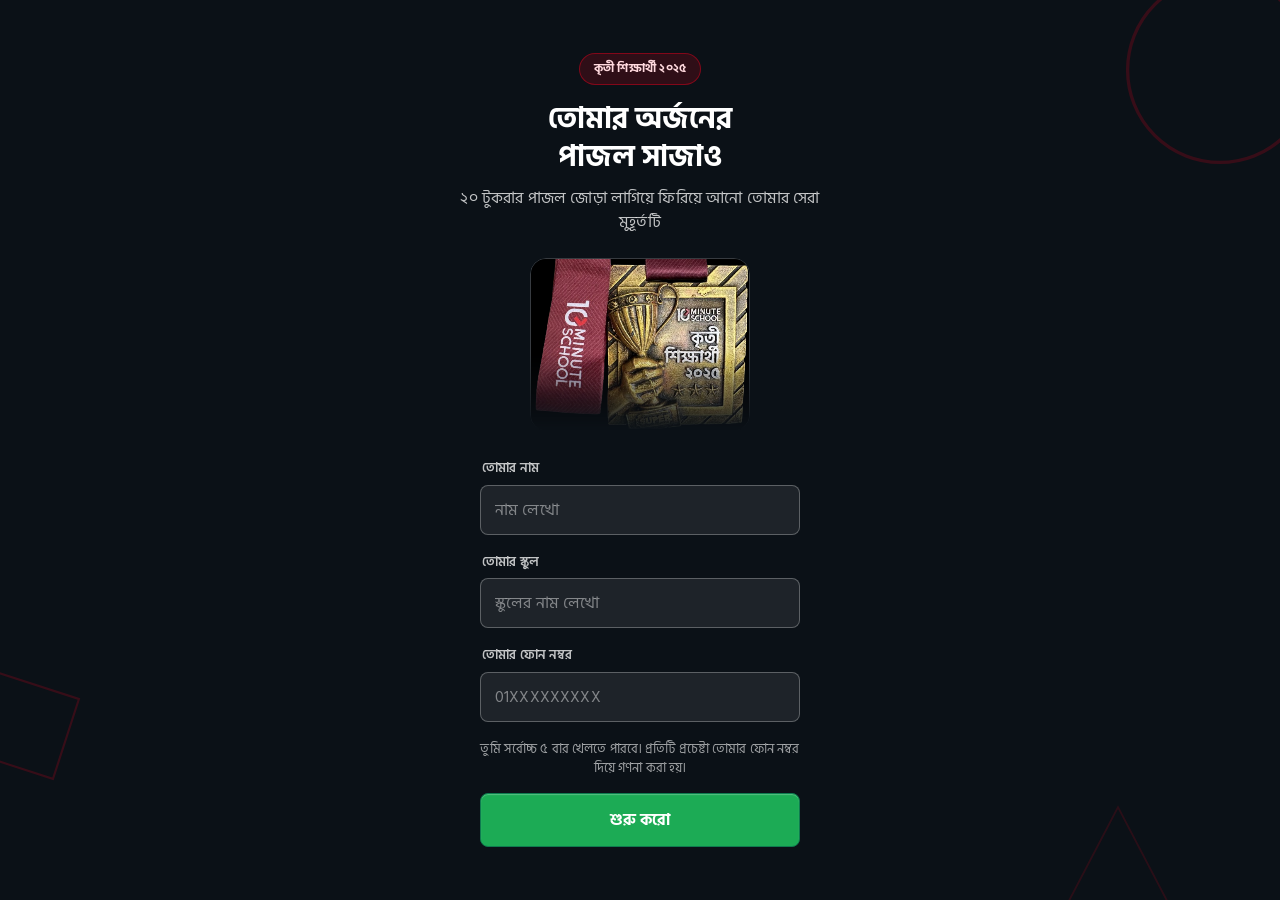
<file: index.html>
<!doctype html>
<html lang="bn">
<head>
<meta charset="UTF-8" />
<meta name="viewport" content="width=device-width, initial-scale=1, maximum-scale=1, viewport-fit=cover" />
<meta name="theme-color" content="#0B1117" />
<title>কৃতী শিক্ষার্থী ২০২৫ — মেডেল পাজল</title>
<meta name="description" content="১০ মিনিট স্কুলের কৃতী শিক্ষার্থী ২০২৫ মেডেলের জিগস পাজল সমাধান করো।" />
<link rel="preconnect" href="https://fonts.googleapis.com" />
<link rel="preconnect" href="https://fonts.gstatic.com" crossorigin />
<link href="https://fonts.googleapis.com/css2?family=Inter:wght@400;500;600;700;800&family=Hind+Siliguri:wght@300;400;500;600;700&display=swap" rel="stylesheet" />
<link rel="stylesheet" href="assets/colors_and_type.css" />
<link rel="stylesheet" href="css/game.css" />
</head>
<body>
<div id="app">

  <!-- START SCREEN -->
  <section id="screen-start" class="screen screen-start">
    <svg class="geo-watermark geo-drift geo-a" viewBox="0 0 100 100" aria-hidden="true"><circle cx="50" cy="50" r="42" /></svg>
    <svg class="geo-watermark geo-drift geo-b" viewBox="0 0 100 100" aria-hidden="true"><rect x="10" y="10" width="60" height="60" transform="rotate(18 40 40)" /></svg>
    <svg class="geo-watermark geo-c" viewBox="0 0 100 100" aria-hidden="true"><polygon points="50,6 94,90 6,90" /></svg>

    <div class="start-content">
      <span class="eyebrow bn">কৃতী শিক্ষার্থী ২০২৫</span>
      <h1 class="h-display bn">তোমার অর্জনের<br />পাজল সাজাও</h1>
      <p class="start-sub bn">২০ টুকরার পাজল জোড়া লাগিয়ে ফিরিয়ে আনো তোমার সেরা মুহূর্তটি</p>

      <div class="start-medal-peek">
        <canvas id="start-medal-canvas" class="start-medal-canvas" width="564" height="443" role="img" aria-label="কৃতী শিক্ষার্থী ২০২৫ মেডেল"></canvas>
      </div>

      <div class="name-field">
        <label class="name-label bn" for="player-name">তোমার নাম</label>
        <input id="player-name" class="name-input bn" type="text" maxlength="24" autocomplete="off" placeholder="নাম লেখো" />
      </div>

      <div class="name-field">
        <label class="name-label bn" for="player-school">তোমার স্কুল</label>
        <input id="player-school" class="name-input bn" type="text" maxlength="60" autocomplete="off" placeholder="স্কুলের নাম লেখো" />
      </div>

      <div class="name-field">
        <label class="name-label bn" for="player-phone">তোমার ফোন নম্বর</label>
        <input id="player-phone" class="name-input bn" type="tel" inputmode="numeric" pattern="01[3-9][0-9]{8}" maxlength="11" autocomplete="off" placeholder="01XXXXXXXXX" />
      </div>

      <p class="attempt-warning bn">তুমি সর্বোচ্চ ৫ বার খেলতে পারবে। প্রতিটি প্রচেষ্টা তোমার ফোন নম্বর দিয়ে গণনা করা হয়।</p>
      <p id="form-error" class="form-error bn" role="alert" hidden></p>

      <button id="btn-start" class="btn-primary bn" type="button">শুরু করো</button>
    </div>
  </section>

  <!-- GAME SCREEN -->
  <section id="screen-game" class="screen screen-game" hidden>
    <header class="game-header">
      <div class="brand-mark">
        <img class="brand-mark-logo" src="assets/logo.png" alt="১০ মিনিট স্কুল" />
      </div>
      <div class="header-stats">
        <div id="timer-pill" class="timer-pill bn"><span id="timer-value">০০:০০</span></div>
        <div class="progress-pill bn"><span id="progress-count">০</span><span class="progress-sep">/</span><span id="progress-total">২০</span></div>
      </div>
    </header>

    <div class="board-wrap">
      <div id="board" class="board">
        <canvas id="ghost-canvas" class="ghost-image" width="564" height="443" aria-hidden="true"></canvas>
      </div>
    </div>

    <div id="tray" class="tray" aria-label="পাজলের টুকরা"></div>
  </section>

  <!-- WIN SCREEN -->
  <section id="screen-win" class="screen screen-win" hidden>
    <canvas id="confetti-canvas" class="confetti-canvas" aria-hidden="true"></canvas>
    <div class="win-content">
      <div class="win-image-wrap">
        <canvas id="win-medal-canvas" class="win-medal-canvas" width="564" height="443" role="img" aria-label="কৃতী শিক্ষার্থী ২০২৫ মেডেল"></canvas>
      </div>
      <h2 class="h1 bn win-title">অভিনন্দন!</h2>
      <p class="win-sub bn">তুমি সফলভাবে পাজলটি সম্পূর্ণ করেছো</p>
      <div class="win-time-card">
        <span class="win-time-label bn">তোমার সময়</span>
        <span id="win-time-value" class="win-time-value bn">০০:০০</span>
      </div>
      <p id="save-note" class="form-error bn" role="alert" hidden>স্কোর সংরক্ষণ করা যায়নি। ইন্টারনেট সংযোগ পরীক্ষা করো।</p>
      <div class="win-actions">
        <button id="btn-share" class="btn-primary bn" type="button">শেয়ার করো</button>
        <button id="btn-replay" class="btn-outline bn" type="button">আবার খেলো</button>
      </div>
      <div id="share-toast" class="share-toast bn" hidden>লিংক কপি হয়েছে</div>
    </div>
  </section>

  <!-- ATTEMPTS-EXHAUSTED SCREEN -->
  <section id="screen-leaderboard" class="screen screen-leaderboard" hidden>
    <header class="leaderboard-header">
      <button id="btn-leaderboard-back" class="icon-back-btn bn" type="button" aria-label="ফিরে যাও">‹</button>
      <h2 class="leaderboard-title bn">তোমার খেলার সুযোগ শেষ</h2>
    </header>
    <div class="leaderboard-body">
      <p class="leaderboard-sub bn">তুমি ৫ বার খেলে ফেলেছো। নিচে তোমার সময়গুলো দেখো।</p>
      <ol id="leaderboard-list" class="leaderboard-list"></ol>
      <p id="leaderboard-empty" class="leaderboard-empty bn" hidden>তোমার কোনো সময় খুঁজে পাওয়া যায়নি।</p>
    </div>
  </section>

</div>

<script src="js/confetti.js"></script>
<script src="js/puzzle-shapes.js"></script>
<script src="js/puzzle-render.js"></script>
<script src="js/puzzle-timer.js"></script>
<script src="js/puzzle-sheet.js"></script>
<script src="js/puzzle-game.js"></script>
<script src="js/main.js"></script>
</body>
</html>
</file>
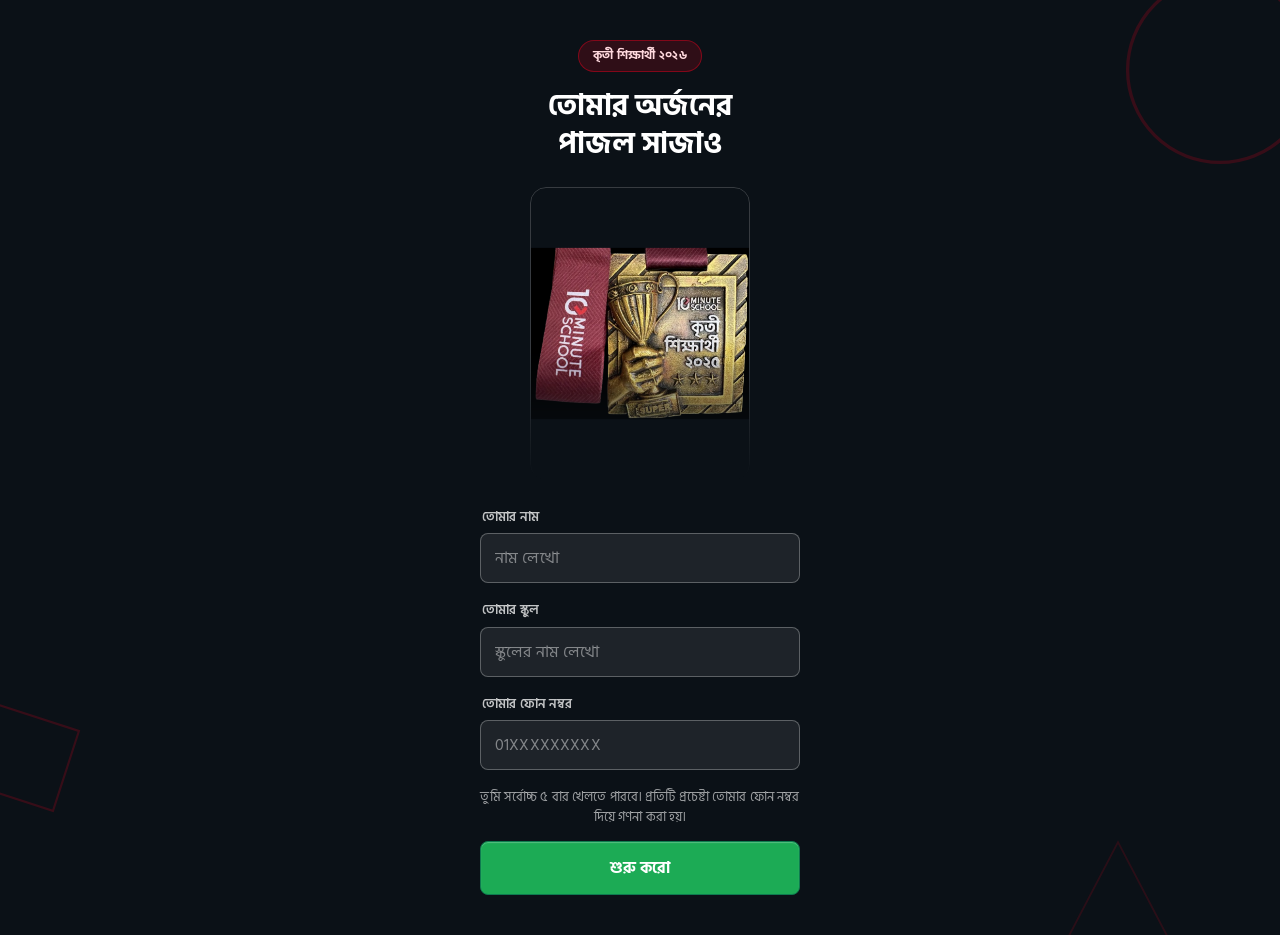
<file: public/index.html>
<!doctype html>
<html lang="bn">
<head>
<meta charset="UTF-8" />
<meta name="viewport" content="width=device-width, initial-scale=1, maximum-scale=1, viewport-fit=cover" />
<meta name="theme-color" content="#0B1117" />
<title>কৃতী শিক্ষার্থী ২০২৬ — মেডেল পাজল</title>
<meta name="description" content="১০ মিনিট স্কুলের কৃতী শিক্ষার্থী ২০২৬ মেডেলের জিগস পাজল সমাধান করো।" />
<link rel="preconnect" href="https://fonts.googleapis.com" />
<link rel="preconnect" href="https://fonts.gstatic.com" crossorigin />
<link href="https://fonts.googleapis.com/css2?family=Inter:wght@400;500;600;700;800&family=Hind+Siliguri:wght@300;400;500;600;700&display=swap" rel="stylesheet" />
<link rel="stylesheet" href="assets/colors_and_type.css" />
<link rel="stylesheet" href="css/game.css" />
</head>
<body>
<div id="app">

  <!-- START SCREEN -->
  <section id="screen-start" class="screen screen-start">
    <svg class="geo-watermark geo-drift geo-a" viewBox="0 0 100 100" aria-hidden="true"><circle cx="50" cy="50" r="42" /></svg>
    <svg class="geo-watermark geo-drift geo-b" viewBox="0 0 100 100" aria-hidden="true"><rect x="10" y="10" width="60" height="60" transform="rotate(18 40 40)" /></svg>
    <svg class="geo-watermark geo-c" viewBox="0 0 100 100" aria-hidden="true"><polygon points="50,6 94,90 6,90" /></svg>

    <div class="start-content">
      <span class="eyebrow bn">কৃতী শিক্ষার্থী ২০২৬</span>
      <h1 class="h-display bn">তোমার অর্জনের<br />পাজল সাজাও</h1>

      <div class="start-medal-peek">
        <canvas id="start-medal-canvas" class="start-medal-canvas" width="450" height="600" role="img" aria-label="কৃতী শিক্ষার্থী ২০২৬ মেডেল"></canvas>
      </div>

      <div class="name-field">
        <label class="name-label bn" for="player-name">তোমার নাম</label>
        <input id="player-name" class="name-input bn" type="text" maxlength="24" autocomplete="off" placeholder="নাম লেখো" />
      </div>

      <div class="name-field">
        <label class="name-label bn" for="player-school">তোমার স্কুল</label>
        <input id="player-school" class="name-input bn" type="text" maxlength="60" autocomplete="off" placeholder="স্কুলের নাম লেখো" />
      </div>

      <div class="name-field">
        <label class="name-label bn" for="player-phone">তোমার ফোন নম্বর</label>
        <input id="player-phone" class="name-input bn" type="tel" inputmode="numeric" pattern="01[3-9][0-9]{8}" maxlength="11" autocomplete="off" placeholder="01XXXXXXXXX" />
      </div>

      <p class="attempt-warning bn">তুমি সর্বোচ্চ ৫ বার খেলতে পারবে। প্রতিটি প্রচেষ্টা তোমার ফোন নম্বর দিয়ে গণনা করা হয়।</p>
      <p id="form-error" class="form-error bn" role="alert" hidden></p>

      <button id="btn-start" class="btn-primary bn" type="button">শুরু করো</button>
    </div>
  </section>

  <!-- GAME SCREEN -->
  <section id="screen-game" class="screen screen-game" hidden>
    <header class="game-header">
      <div class="brand-mark">
        <img class="brand-mark-logo" src="assets/logo.png" alt="১০ মিনিট স্কুল" />
      </div>
      <div class="header-stats">
        <div id="timer-pill" class="timer-pill bn"><span id="timer-value">০০:০০</span></div>
        <div class="progress-pill bn"><span id="progress-count">০</span><span class="progress-sep">/</span><span id="progress-total">২০</span></div>
      </div>
    </header>

    <div class="board-wrap">
      <div id="board" class="board">
        <canvas id="ghost-canvas" class="ghost-image" width="450" height="600" aria-hidden="true"></canvas>
      </div>
    </div>

    <div id="tray" class="tray" aria-label="পাজলের টুকরা"></div>
  </section>

  <!-- WIN SCREEN -->
  <section id="screen-win" class="screen screen-win" hidden>
    <canvas id="confetti-canvas" class="confetti-canvas" aria-hidden="true"></canvas>
    <div class="win-content">
      <div class="win-image-wrap">
        <canvas id="win-medal-canvas" class="win-medal-canvas" width="450" height="600" role="img" aria-label="কৃতী শিক্ষার্থী ২০২৬ মেডেল"></canvas>
      </div>
      <h2 class="h1 bn win-title">অভিনন্দন!</h2>
      <p class="win-sub bn">তুমি সফলভাবে পাজলটি সম্পূর্ণ করেছো</p>
      <div class="win-time-card">
        <span class="win-time-label bn">তোমার সময়</span>
        <span id="win-time-value" class="win-time-value bn">০০:০০</span>
      </div>
      <p id="save-note" class="form-error bn" role="alert" hidden>স্কোর সংরক্ষণ করা যায়নি। ইন্টারনেট সংযোগ পরীক্ষা করো।</p>
      <div class="win-actions">
        <button id="btn-share" class="btn-primary bn" type="button">শেয়ার করো</button>
        <button id="btn-replay" class="btn-outline bn" type="button">আবার খেলো</button>
      </div>
      <div id="share-toast" class="share-toast bn" hidden>লিংক কপি হয়েছে</div>
    </div>
  </section>

  <!-- ATTEMPTS-EXHAUSTED SCREEN -->
  <section id="screen-leaderboard" class="screen screen-leaderboard" hidden>
    <header class="leaderboard-header">
      <button id="btn-leaderboard-back" class="icon-back-btn bn" type="button" aria-label="ফিরে যাও">‹</button>
      <h2 class="leaderboard-title bn">তোমার খেলার সুযোগ শেষ</h2>
    </header>
    <div class="leaderboard-body">
      <p class="leaderboard-sub bn">তুমি ৫ বার খেলে ফেলেছো। নিচে তোমার সময়গুলো দেখো।</p>
      <ol id="leaderboard-list" class="leaderboard-list"></ol>
      <p id="leaderboard-empty" class="leaderboard-empty bn" hidden>তোমার কোনো সময় খুঁজে পাওয়া যায়নি।</p>
    </div>
  </section>

</div>

<script src="js/confetti.js"></script>
<script src="js/puzzle-shapes.js"></script>
<script src="js/puzzle-render.js"></script>
<script src="js/puzzle-timer.js"></script>
<script src="js/puzzle-sheet.js"></script>
<script src="js/puzzle-game.js"></script>
<script src="js/main.js"></script>
</body>
</html>
</file>
<file: assets/colors_and_type.css>
/* 10 Minute School design tokens — from md/design.md §3 */
:root {
  /* ---------- Brand ---------- */
  --ten-red:        #E8001D;
  --ten-red-dark:   #931212;
  --ten-red-deep:   #721111;
  --ten-red-accent: #A51E35;
  --ten-red-soft:   #F14545;
  --ten-black:      #000000;
  --ten-white:      #FFFFFF;
  --ten-ink:        #111827;

  /* ---------- Semantic ---------- */
  --success:        #1CAB55;
  --success-dark:   #0E7B4F;
  --success-deep:   #149353;
  --success-text:   #1B9E66;
  --warn:           #EA580C;
  --warn-deep:      #A23F00;
  --info:           #274FE3;
  --info-soft:      #AFC3E6;
  --premium-gold-1: #FFEAB4;
  --premium-gold-2: #E7B946;

  /* ---------- Neutrals ---------- */
  --gray-50:  #F9FAFB;
  --gray-100: #F3F4F6;
  --gray-200: #E5E7EB;
  --gray-300: #D1D5DB;
  --gray-400: #9CA3AF;
  --gray-500: #6B7280;
  --gray-600: #4B5563;
  --gray-700: #374151;
  --gray-800: #1F2937;
  --gray-900: #111827;

  /* ---------- Surfaces ---------- */
  --bg:             var(--ten-white);
  --bg-muted:       var(--gray-100);
  --bg-inverse:     #0B1117;
  --surface-card:   var(--ten-white);
  --surface-subtle: #EEF2F4;
  --surface-info:   #D8F3FF;
  --border:         var(--gray-200);
  --border-strong:  var(--gray-300);

  /* ---------- Foreground roles ---------- */
  --fg-1: var(--gray-900);
  --fg-2: var(--gray-600);
  --fg-3: var(--gray-500);
  --fg-muted: var(--gray-400);
  --fg-on-brand: var(--ten-white);
  --fg-link: var(--info);

  /* ---------- Typography ---------- */
  --font-sans:    'Inter', 'Hind Siliguri', 'Noto Sans Bengali', system-ui, -apple-system, sans-serif;
  --font-bangla:  'Noto Sans Bengali', 'Hind Siliguri', 'Anek Bangla', 'Inter', sans-serif;
  --font-display: 'Inter', 'Hind Siliguri', sans-serif;
  --font-mono:    ui-monospace, SFMono-Regular, Menlo, monospace;

  --fs-display:  28px;
  --fs-h1:       22px;
  --fs-h2:       20px;
  --fs-h3:       18px;
  --fs-body:     16px;
  --fs-body-sm:  14px;
  --fs-caption:  12px;
  --fs-micro:    11px;

  --lh-tight:   1.0;
  --lh-snug:    1.25;
  --lh-normal:  1.5;
  --lh-relaxed: 1.625;

  --tracking-tight:  -0.2px;
  --tracking-snug:   -0.1px;
  --tracking-normal:  0em;
  --tracking-wide:    0.01em;

  /* ---------- Radii ---------- */
  --r-xs:   4px;
  --r-sm:   8px;
  --r-md:   12px;
  --r-lg:   16px;
  --r-xl:   24px;
  --r-pill: 1000px;

  /* ---------- Spacing (4pt) ---------- */
  --s-1:  4px;
  --s-2:  8px;
  --s-3:  12px;
  --s-4:  16px;
  --s-5:  20px;
  --s-6:  24px;
  --s-7:  32px;
  --s-8:  40px;
  --s-10: 64px;

  /* ---------- Shadows ---------- */
  --sh-card:      0 1px 2px rgba(17, 24, 39, 0.04),
                  0 1px 3px rgba(17, 24, 39, 0.06);
  --sh-raised:    0 4px 12px rgba(17, 24, 39, 0.08);
  --sh-nav:       0 -4px 20px rgba(0, 0, 0, 0.05);
  --sh-inset-btn: inset 0 1px 1px rgba(255, 255, 255, 0.25);

  /* ---------- Motion ---------- */
  --ease-out: cubic-bezier(0.2, 0.8, 0.2, 1);
  --ease-in:  cubic-bezier(0.4, 0, 1, 1);
  --dur-fast: 120ms;
  --dur-base: 180ms;
  --dur-slow: 260ms;
}

* { box-sizing: border-box; }

html, body {
  margin: 0;
  padding: 0;
  background: var(--bg);
  color: var(--fg-1);
  font-family: var(--font-sans);
  -webkit-tap-highlight-color: transparent;
}

.h1   { font: 700 22px/1.25 var(--font-sans); letter-spacing: var(--tracking-tight); color: var(--fg-1); }
.h2   { font: 700 20px/28px var(--font-sans); letter-spacing: var(--tracking-tight); color: var(--fg-1); }
.h3   { font: 700 18px/26px var(--font-sans); color: var(--fg-1); }
.body    { font: 400 16px/24px var(--font-sans); color: var(--fg-1); }
.body-sm { font: 400 14px/20px var(--font-sans); color: var(--fg-2); }
.caption { font: 400 12px/16px var(--font-sans); color: var(--fg-3); }
.meta    { font: 500 12px/16px var(--font-sans); color: var(--fg-3); }

.bn { font-family: var(--font-bangla); letter-spacing: var(--tracking-wide); line-height: var(--lh-normal); }

@media (prefers-reduced-motion: reduce) {
  *, *::before, *::after { animation: none !important; transition: none !important; }
}
</file>
<file: css/game.css>
html, body { background: var(--bg-inverse); }

/* ---------- Base screens ---------- */
.screen {
  width: 100%;
  min-height: 100vh;
  min-height: 100dvh;
}
.screen[hidden] { display: none !important; }

button { font-family: inherit; border: none; cursor: pointer; }

/* ---------- Buttons (design.md §8.2) ---------- */
.btn-primary {
  display: block;
  width: 100%;
  max-width: 320px;
  margin: 0 auto;
  background: var(--success);
  border: 1px solid var(--success-dark);
  box-shadow: var(--sh-inset-btn);
  color: var(--ten-white);
  font-weight: 700;
  font-size: 16px;
  border-radius: var(--r-sm);
  padding: 14px 20px;
  transition: background var(--dur-base) var(--ease-out), transform var(--dur-fast);
}
.btn-primary:hover  { background: #17994B; }
.btn-primary:active { transform: scale(0.98); }
.btn-primary:focus-visible { outline: none; box-shadow: 0 0 0 3px rgba(232,0,29,0.35); }

.btn-outline {
  display: block;
  width: 100%;
  max-width: 320px;
  margin: 0 auto;
  background: transparent;
  border: 1.5px solid rgba(255,255,255,0.75);
  color: #fff;
  font-weight: 600;
  font-size: 16px;
  border-radius: var(--r-sm);
  padding: 13px 20px;
  transition: all var(--dur-base) var(--ease-out);
}
.btn-outline:hover  { background: rgba(255,255,255,0.08); border-color: #fff; }
.btn-outline:active { transform: scale(0.98); }

/* ---------- Dark hero (start + win) — design.md §8.13 / §9.1 ---------- */
.screen-start,
.screen-win {
  position: relative;
  overflow: hidden;
  display: flex;
  align-items: center;
  justify-content: center;
  padding: 40px 20px;
  background: var(--bg-inverse);
  color: #fff;
  text-align: center;
}

.geo-watermark {
  position: absolute;
  pointer-events: none;
  stroke: var(--ten-red);
  fill: none;
  stroke-width: 1.5;
  opacity: 0.20;
}
.geo-a { width: 220px; height: 220px; top: -40px; right: -50px; }
.geo-b { width: 140px; height: 140px; bottom: 10%; left: -30px; }
.geo-c { width: 120px; height: 120px; bottom: -20px; right: 8%; opacity: 0.14; }
@keyframes geo-drift { 0%,100% { transform: translateY(0) rotate(0); } 50% { transform: translateY(-12px) rotate(4deg); } }
.geo-drift { animation: geo-drift 9s ease-in-out infinite; }

.start-content, .win-content {
  position: relative;
  z-index: 1;
  max-width: 380px;
  width: 100%;
}

.eyebrow {
  display: inline-block;
  padding: 6px 14px;
  border-radius: var(--r-pill);
  background: rgba(232,0,29,0.16);
  border: 1px solid rgba(232,0,29,0.45);
  color: #FFD9DE;
  font-size: 12px;
  font-weight: 700;
  letter-spacing: 0.02em;
}

.h-display {
  font: 700 30px/1.25 var(--font-bangla);
  letter-spacing: var(--tracking-tight);
  margin: 16px 0 10px;
}

.start-sub, .win-sub {
  font: 400 16px/1.5 var(--font-bangla);
  color: rgba(255,255,255,0.75);
  margin: 0 0 24px;
}

.start-medal-peek {
  width: min(58vw, 220px);
  margin: 0 auto 28px;
  border-radius: var(--r-lg);
  overflow: hidden;
  border: 1px solid rgba(255,255,255,0.18);
  box-shadow: 0 20px 60px rgba(0,0,0,0.45);
  -webkit-mask-image: linear-gradient(180deg, #000 55%, transparent 100%);
  mask-image: linear-gradient(180deg, #000 55%, transparent 100%);
}
.start-medal-canvas, .win-medal-canvas { width: 100%; height: auto; display: block; }

.name-field {
  max-width: 320px;
  margin: 0 auto 18px;
  text-align: left;
}
.name-label {
  display: block;
  margin: 0 0 6px 2px;
  font-size: 13px;
  font-weight: 600;
  color: rgba(255,255,255,0.75);
}
.name-input {
  display: block;
  width: 100%;
  background: rgba(255,255,255,0.08);
  border: 1.5px solid rgba(255,255,255,0.28);
  color: #fff;
  font-size: 16px;
  border-radius: var(--r-sm);
  padding: 12px 14px;
}
.name-input::placeholder { color: rgba(255,255,255,0.45); }
.name-input:focus-visible { outline: none; border-color: rgba(255,255,255,0.5); box-shadow: 0 0 0 3px rgba(232,0,29,0.35); }

.attempt-warning {
  max-width: 320px;
  margin: 0 auto 14px;
  font-size: 13px;
  line-height: 1.5;
  color: rgba(255,255,255,0.6);
}

.form-error {
  max-width: 320px;
  margin: 0 auto 14px;
  font-size: 13px;
  font-weight: 600;
  line-height: 1.5;
  color: var(--ten-red-soft);
}

.btn-primary:disabled {
  opacity: 0.6;
  cursor: not-allowed;
}
.btn-primary:disabled:hover { background: var(--success); }

.win-image-wrap {
  width: min(62vw, 240px);
  margin: 0 auto 20px;
  border-radius: var(--r-lg);
  overflow: hidden;
  border: 1px solid rgba(255,255,255,0.22);
  box-shadow: 0 20px 60px rgba(0,0,0,0.5), 0 0 0 6px rgba(28,171,85,0.15);
}

.win-title { color: #fff; margin: 0 0 6px; }

.win-time-card {
  display: flex;
  flex-direction: column;
  align-items: center;
  gap: 4px;
  max-width: 320px;
  margin: 0 auto 24px;
  padding: 16px;
  background: rgba(255,255,255,0.08);
  border: 1px solid rgba(255,255,255,0.16);
  border-radius: var(--r-lg);
}
.win-time-label { font-size: 13px; font-weight: 600; color: rgba(255,255,255,0.7); }
.win-time-value {
  font-family: var(--font-mono);
  font-size: 32px;
  font-weight: 700;
  font-variant-numeric: tabular-nums;
  color: #fff;
}
.win-actions { display: flex; flex-direction: column; gap: 12px; margin-top: 8px; }

.confetti-canvas {
  position: absolute;
  inset: 0;
  width: 100%;
  height: 100%;
  pointer-events: none;
}

.share-toast {
  position: fixed;
  left: 50%;
  bottom: 28px;
  transform: translateX(-50%);
  background: #1A1A1A;
  border: 1px solid rgba(255,255,255,0.22);
  color: #fff;
  padding: 10px 18px;
  border-radius: var(--r-pill);
  font-size: 13px;
  z-index: 50;
}

/* ---------- Game screen ---------- */
.screen-game, .screen-leaderboard {
  display: flex;
  flex-direction: column;
  height: 100vh;
  height: 100dvh;
  background: var(--bg-inverse);
  position: relative;
}

.game-header {
  flex: 0 0 auto;
  height: 56px;
  display: flex;
  align-items: center;
  justify-content: space-between;
  padding: 0 16px;
  border-bottom: 1px solid rgba(255,255,255,0.12);
}

.brand-mark { display: flex; align-items: center; gap: 8px; }
.brand-mark-logo { height: 26px; width: auto; display: block; }

.header-stats { display: flex; align-items: center; gap: 8px; }

.progress-pill, .timer-pill {
  background: rgba(255,255,255,0.08);
  border: 1px solid rgba(255,255,255,0.16);
  border-radius: var(--r-pill);
  padding: 6px 14px;
  font-weight: 700;
  font-size: 13px;
  font-variant-numeric: tabular-nums;
  color: #fff;
}
.progress-sep { margin: 0 3px; color: rgba(255,255,255,0.5); }

.board-wrap {
  flex: 1 1 auto;
  min-height: 0;
  display: flex;
  align-items: center;
  justify-content: center;
  padding: 12px 16px;
}

.board {
  position: relative;
  flex: 0 0 auto;
  background: #060809;
  border: 1px solid rgba(255,255,255,0.14);
  border-radius: var(--r-lg);
  overflow: hidden;
}

.ghost-image {
  display: block;
  width: 100%;
  height: 100%;
  object-fit: cover;
  opacity: 0.22;
  user-select: none;
  -webkit-user-drag: none;
}

.tray {
  flex: 0 0 auto;
  height: 300px;
  display: flex;
  flex-wrap: wrap;
  align-content: flex-start;
  justify-content: center;
  gap: 10px;
  overflow-x: hidden;
  overflow-y: auto;
  padding: 16px;
  border-top: 1px solid rgba(255,255,255,0.12);
  background: var(--bg-inverse);
  scroll-snap-type: y proximity;
  -webkit-overflow-scrolling: touch;
}

.tray-error {
  flex: 1 1 auto;
  margin: 0;
  text-align: center;
  font-size: 14px;
  color: rgba(255,255,255,0.78);
}

/* ---------- Puzzle pieces ---------- */
.piece {
  display: block;
  flex: 0 0 auto;
  touch-action: none;
  -webkit-user-select: none;
  user-select: none;
  cursor: grab;
  scroll-snap-align: center;
  transition: filter var(--dur-base) var(--ease-out), transform var(--dur-base) var(--ease-out);
}
.piece.dragging {
  cursor: grabbing;
  z-index: 1000;
  filter: drop-shadow(0 0 14px rgba(255,255,255,0.30));
  transform: scale(1.05);
  transition: none;
}
.piece.locked {
  cursor: default;
  pointer-events: none;
}

.drag-layer {
  position: fixed;
  inset: 0;
  pointer-events: none;
  z-index: 900;
}

/* ---------- Leaderboard screen ---------- */
.leaderboard-header {
  flex: 0 0 auto;
  height: 56px;
  display: flex;
  align-items: center;
  gap: 8px;
  padding: 0 16px;
  border-bottom: 1px solid rgba(255,255,255,0.12);
}

.icon-back-btn {
  display: flex;
  align-items: center;
  justify-content: center;
  width: 32px;
  height: 32px;
  background: rgba(255,255,255,0.08);
  border: 1px solid rgba(255,255,255,0.16);
  border-radius: var(--r-pill);
  color: #fff;
  font-size: 20px;
  line-height: 1;
}
.icon-back-btn:hover { background: rgba(255,255,255,0.16); }

.leaderboard-title { color: #fff; font-size: 18px; font-weight: 700; margin: 0; }

.leaderboard-body {
  flex: 1 1 auto;
  min-height: 0;
  overflow-y: auto;
  padding: 16px;
  -webkit-overflow-scrolling: touch;
}

.leaderboard-sub {
  margin: 0 0 16px;
  font-size: 14px;
  line-height: 1.5;
  color: rgba(255,255,255,0.7);
}

.leaderboard-list {
  list-style: none;
  margin: 0;
  padding: 0;
  display: flex;
  flex-direction: column;
  gap: 8px;
}

.leaderboard-item {
  display: flex;
  align-items: center;
  gap: 12px;
  padding: 12px 14px;
  background: rgba(255,255,255,0.08);
  border: 1px solid rgba(255,255,255,0.16);
  border-radius: var(--r-sm);
  color: #fff;
}
.leaderboard-item.is-first {
  border-color: var(--premium-gold-2);
  background: linear-gradient(135deg, rgba(255,234,180,0.16), rgba(231,185,70,0.10));
}

.leaderboard-rank {
  flex: 0 0 auto;
  min-width: 24px;
  font-weight: 700;
  font-variant-numeric: tabular-nums;
  color: rgba(255,255,255,0.65);
}
.leaderboard-item.is-first .leaderboard-rank { color: var(--premium-gold-2); }

.leaderboard-time {
  flex: 1 1 auto;
  text-align: right;
  font-family: var(--font-mono);
  font-weight: 700;
  font-variant-numeric: tabular-nums;
}

.leaderboard-empty {
  text-align: center;
  margin-top: 40px;
  font-size: 14px;
  color: rgba(255,255,255,0.6);
}
</file>
<file: public/assets/colors_and_type.css>
/* 10 Minute School design tokens — from md/design.md §3 */
:root {
  /* ---------- Brand ---------- */
  --ten-red:        #E8001D;
  --ten-red-dark:   #931212;
  --ten-red-deep:   #721111;
  --ten-red-accent: #A51E35;
  --ten-red-soft:   #F14545;
  --ten-black:      #000000;
  --ten-white:      #FFFFFF;
  --ten-ink:        #111827;

  /* ---------- Semantic ---------- */
  --success:        #1CAB55;
  --success-dark:   #0E7B4F;
  --success-deep:   #149353;
  --success-text:   #1B9E66;
  --warn:           #EA580C;
  --warn-deep:      #A23F00;
  --info:           #274FE3;
  --info-soft:      #AFC3E6;
  --premium-gold-1: #FFEAB4;
  --premium-gold-2: #E7B946;

  /* ---------- Neutrals ---------- */
  --gray-50:  #F9FAFB;
  --gray-100: #F3F4F6;
  --gray-200: #E5E7EB;
  --gray-300: #D1D5DB;
  --gray-400: #9CA3AF;
  --gray-500: #6B7280;
  --gray-600: #4B5563;
  --gray-700: #374151;
  --gray-800: #1F2937;
  --gray-900: #111827;

  /* ---------- Surfaces ---------- */
  --bg:             var(--ten-white);
  --bg-muted:       var(--gray-100);
  --bg-inverse:     #0B1117;
  --surface-card:   var(--ten-white);
  --surface-subtle: #EEF2F4;
  --surface-info:   #D8F3FF;
  --border:         var(--gray-200);
  --border-strong:  var(--gray-300);

  /* ---------- Foreground roles ---------- */
  --fg-1: var(--gray-900);
  --fg-2: var(--gray-600);
  --fg-3: var(--gray-500);
  --fg-muted: var(--gray-400);
  --fg-on-brand: var(--ten-white);
  --fg-link: var(--info);

  /* ---------- Typography ---------- */
  --font-sans:    'Inter', 'Hind Siliguri', 'Noto Sans Bengali', system-ui, -apple-system, sans-serif;
  --font-bangla:  'Noto Sans Bengali', 'Hind Siliguri', 'Anek Bangla', 'Inter', sans-serif;
  --font-display: 'Inter', 'Hind Siliguri', sans-serif;
  --font-mono:    ui-monospace, SFMono-Regular, Menlo, monospace;

  --fs-display:  28px;
  --fs-h1:       22px;
  --fs-h2:       20px;
  --fs-h3:       18px;
  --fs-body:     16px;
  --fs-body-sm:  14px;
  --fs-caption:  12px;
  --fs-micro:    11px;

  --lh-tight:   1.0;
  --lh-snug:    1.25;
  --lh-normal:  1.5;
  --lh-relaxed: 1.625;

  --tracking-tight:  -0.2px;
  --tracking-snug:   -0.1px;
  --tracking-normal:  0em;
  --tracking-wide:    0.01em;

  /* ---------- Radii ---------- */
  --r-xs:   4px;
  --r-sm:   8px;
  --r-md:   12px;
  --r-lg:   16px;
  --r-xl:   24px;
  --r-pill: 1000px;

  /* ---------- Spacing (4pt) ---------- */
  --s-1:  4px;
  --s-2:  8px;
  --s-3:  12px;
  --s-4:  16px;
  --s-5:  20px;
  --s-6:  24px;
  --s-7:  32px;
  --s-8:  40px;
  --s-10: 64px;

  /* ---------- Shadows ---------- */
  --sh-card:      0 1px 2px rgba(17, 24, 39, 0.04),
                  0 1px 3px rgba(17, 24, 39, 0.06);
  --sh-raised:    0 4px 12px rgba(17, 24, 39, 0.08);
  --sh-nav:       0 -4px 20px rgba(0, 0, 0, 0.05);
  --sh-inset-btn: inset 0 1px 1px rgba(255, 255, 255, 0.25);

  /* ---------- Motion ---------- */
  --ease-out: cubic-bezier(0.2, 0.8, 0.2, 1);
  --ease-in:  cubic-bezier(0.4, 0, 1, 1);
  --dur-fast: 120ms;
  --dur-base: 180ms;
  --dur-slow: 260ms;
}

* { box-sizing: border-box; }

html, body {
  margin: 0;
  padding: 0;
  background: var(--bg);
  color: var(--fg-1);
  font-family: var(--font-sans);
  -webkit-tap-highlight-color: transparent;
}

.h1   { font: 700 22px/1.25 var(--font-sans); letter-spacing: var(--tracking-tight); color: var(--fg-1); }
.h2   { font: 700 20px/28px var(--font-sans); letter-spacing: var(--tracking-tight); color: var(--fg-1); }
.h3   { font: 700 18px/26px var(--font-sans); color: var(--fg-1); }
.body    { font: 400 16px/24px var(--font-sans); color: var(--fg-1); }
.body-sm { font: 400 14px/20px var(--font-sans); color: var(--fg-2); }
.caption { font: 400 12px/16px var(--font-sans); color: var(--fg-3); }
.meta    { font: 500 12px/16px var(--font-sans); color: var(--fg-3); }

.bn { font-family: var(--font-bangla); letter-spacing: var(--tracking-wide); line-height: var(--lh-normal); }

@media (prefers-reduced-motion: reduce) {
  *, *::before, *::after { animation: none !important; transition: none !important; }
}
</file>
<file: public/css/game.css>
html, body { background: var(--bg-inverse); }

/* ---------- Base screens ---------- */
.screen {
  width: 100%;
  min-height: 100vh;
  min-height: 100dvh;
}
.screen[hidden] { display: none !important; }

button { font-family: inherit; border: none; cursor: pointer; }

/* ---------- Buttons (design.md §8.2) ---------- */
.btn-primary {
  display: block;
  width: 100%;
  max-width: 320px;
  margin: 0 auto;
  background: var(--success);
  border: 1px solid var(--success-dark);
  box-shadow: var(--sh-inset-btn);
  color: var(--ten-white);
  font-weight: 700;
  font-size: 16px;
  border-radius: var(--r-sm);
  padding: 14px 20px;
  transition: background var(--dur-base) var(--ease-out), transform var(--dur-fast);
}
.btn-primary:hover  { background: #17994B; }
.btn-primary:active { transform: scale(0.98); }
.btn-primary:focus-visible { outline: none; box-shadow: 0 0 0 3px rgba(232,0,29,0.35); }

.btn-outline {
  display: block;
  width: 100%;
  max-width: 320px;
  margin: 0 auto;
  background: transparent;
  border: 1.5px solid rgba(255,255,255,0.75);
  color: #fff;
  font-weight: 600;
  font-size: 16px;
  border-radius: var(--r-sm);
  padding: 13px 20px;
  transition: all var(--dur-base) var(--ease-out);
}
.btn-outline:hover  { background: rgba(255,255,255,0.08); border-color: #fff; }
.btn-outline:active { transform: scale(0.98); }

/* ---------- Dark hero (start + win) — design.md §8.13 / §9.1 ---------- */
.screen-start,
.screen-win {
  position: relative;
  overflow: hidden;
  display: flex;
  align-items: center;
  justify-content: center;
  padding: 40px 20px;
  background: var(--bg-inverse);
  color: #fff;
  text-align: center;
}

.geo-watermark {
  position: absolute;
  pointer-events: none;
  stroke: var(--ten-red);
  fill: none;
  stroke-width: 1.5;
  opacity: 0.20;
}
.geo-a { width: 220px; height: 220px; top: -40px; right: -50px; }
.geo-b { width: 140px; height: 140px; bottom: 10%; left: -30px; }
.geo-c { width: 120px; height: 120px; bottom: -20px; right: 8%; opacity: 0.14; }
@keyframes geo-drift { 0%,100% { transform: translateY(0) rotate(0); } 50% { transform: translateY(-12px) rotate(4deg); } }
.geo-drift { animation: geo-drift 9s ease-in-out infinite; }

.start-content, .win-content {
  position: relative;
  z-index: 1;
  max-width: 380px;
  width: 100%;
}

.eyebrow {
  display: inline-block;
  padding: 6px 14px;
  border-radius: var(--r-pill);
  background: rgba(232,0,29,0.16);
  border: 1px solid rgba(232,0,29,0.45);
  color: #FFD9DE;
  font-size: 12px;
  font-weight: 700;
  letter-spacing: 0.02em;
}

.h-display {
  font: 700 30px/1.25 var(--font-bangla);
  letter-spacing: var(--tracking-tight);
  margin: 16px 0 10px;
}

.win-sub {
  font: 400 16px/1.5 var(--font-bangla);
  color: rgba(255,255,255,0.75);
  margin: 0 0 24px;
}

.start-medal-peek {
  width: min(58vw, 220px);
  margin: 24px auto 28px;
  border-radius: var(--r-lg);
  overflow: hidden;
  border: 1px solid rgba(255,255,255,0.18);
  box-shadow: 0 20px 60px rgba(0,0,0,0.45);
  -webkit-mask-image: linear-gradient(180deg, #000 55%, transparent 100%);
  mask-image: linear-gradient(180deg, #000 55%, transparent 100%);
}
.start-medal-canvas, .win-medal-canvas { width: 100%; height: auto; display: block; }

.name-field {
  max-width: 320px;
  margin: 0 auto 18px;
  text-align: left;
}
.name-label {
  display: block;
  margin: 0 0 6px 2px;
  font-size: 13px;
  font-weight: 600;
  color: rgba(255,255,255,0.75);
}
.name-input {
  display: block;
  width: 100%;
  background: rgba(255,255,255,0.08);
  border: 1.5px solid rgba(255,255,255,0.28);
  color: #fff;
  font-size: 16px;
  border-radius: var(--r-sm);
  padding: 12px 14px;
}
.name-input::placeholder { color: rgba(255,255,255,0.45); }
.name-input:focus-visible { outline: none; border-color: rgba(255,255,255,0.5); box-shadow: 0 0 0 3px rgba(232,0,29,0.35); }

.attempt-warning {
  max-width: 320px;
  margin: 0 auto 14px;
  font-size: 13px;
  line-height: 1.5;
  color: rgba(255,255,255,0.6);
}

.form-error {
  max-width: 320px;
  margin: 0 auto 14px;
  font-size: 13px;
  font-weight: 600;
  line-height: 1.5;
  color: var(--ten-red-soft);
}

.btn-primary:disabled {
  opacity: 0.6;
  cursor: not-allowed;
}
.btn-primary:disabled:hover { background: var(--success); }

.win-image-wrap {
  width: min(62vw, 240px);
  margin: 0 auto 20px;
  border-radius: var(--r-lg);
  overflow: hidden;
  border: 1px solid rgba(255,255,255,0.22);
  box-shadow: 0 20px 60px rgba(0,0,0,0.5), 0 0 0 6px rgba(28,171,85,0.15);
}

.win-title { color: #fff; margin: 0 0 6px; }

.win-time-card {
  display: flex;
  flex-direction: column;
  align-items: center;
  gap: 4px;
  max-width: 320px;
  margin: 0 auto 24px;
  padding: 16px;
  background: rgba(255,255,255,0.08);
  border: 1px solid rgba(255,255,255,0.16);
  border-radius: var(--r-lg);
}
.win-time-label { font-size: 13px; font-weight: 600; color: rgba(255,255,255,0.7); }
.win-time-value {
  font-family: var(--font-mono);
  font-size: 32px;
  font-weight: 700;
  font-variant-numeric: tabular-nums;
  color: #fff;
}
.win-actions { display: flex; flex-direction: column; gap: 12px; margin-top: 8px; }

.confetti-canvas {
  position: absolute;
  inset: 0;
  width: 100%;
  height: 100%;
  pointer-events: none;
}

.share-toast {
  position: fixed;
  left: 50%;
  bottom: 28px;
  transform: translateX(-50%);
  background: #1A1A1A;
  border: 1px solid rgba(255,255,255,0.22);
  color: #fff;
  padding: 10px 18px;
  border-radius: var(--r-pill);
  font-size: 13px;
  z-index: 50;
}

/* ---------- Game screen ---------- */
.screen-game, .screen-leaderboard {
  display: flex;
  flex-direction: column;
  height: 100vh;
  height: 100dvh;
  background: var(--bg-inverse);
  position: relative;
}

.game-header {
  flex: 0 0 auto;
  height: 56px;
  display: flex;
  align-items: center;
  justify-content: space-between;
  padding: 0 16px;
  border-bottom: 1px solid rgba(255,255,255,0.12);
}

.brand-mark { display: flex; align-items: center; gap: 8px; }
.brand-mark-logo { height: 26px; width: auto; display: block; }

.header-stats { display: flex; align-items: center; gap: 8px; }

.progress-pill, .timer-pill {
  background: rgba(255,255,255,0.08);
  border: 1px solid rgba(255,255,255,0.16);
  border-radius: var(--r-pill);
  padding: 6px 14px;
  font-weight: 700;
  font-size: 13px;
  font-variant-numeric: tabular-nums;
  color: #fff;
}
.progress-sep { margin: 0 3px; color: rgba(255,255,255,0.5); }

.board-wrap {
  flex: 1 1 auto;
  min-height: 0;
  display: flex;
  align-items: center;
  justify-content: center;
  padding: 12px 16px;
}

.board {
  position: relative;
  flex: 0 0 auto;
  background: #060809;
  /* An inset ring rather than a border, on purpose. Under the global
     `box-sizing: border-box`, a border shrinks the content box while
     getBoundingClientRect() keeps reporting the border box — which put the
     ghost canvas and the placed pieces on two scales 2px apart, leaving a
     sliver of ghost seam beside every piece. box-shadow does not affect
     layout, so the board's box stays exactly the size layoutBoardSize sets. */
  box-shadow: inset 0 0 0 1px rgba(255,255,255,0.14);
  border-radius: var(--r-lg);
  overflow: hidden;
}

/* Absolutely positioned so it resolves against the same padding box the placed
   pieces do, and `fill` so it maps onto that box with no crop — `cover` would
   trim a fraction whenever the box is a hair off-ratio. Dimming is baked into
   the canvas by PuzzleRender.drawGhostGrid so the seam lines stay readable
   against the faded picture. */
.ghost-image {
  position: absolute;
  inset: 0;
  display: block;
  width: 100%;
  height: 100%;
  object-fit: fill;
  user-select: none;
  -webkit-user-drag: none;
}

.tray {
  flex: 0 0 auto;
  width: 100%;
  max-width: 380px;
  margin: 0 auto;
  height: 300px;
  display: flex;
  flex-wrap: wrap;
  align-content: flex-start;
  justify-content: center;
  gap: 10px;
  overflow-x: hidden;
  overflow-y: auto;
  padding: 16px;
  border-top: 1px solid rgba(255,255,255,0.12);
  background: var(--bg-inverse);
  scroll-snap-type: y proximity;
  -webkit-overflow-scrolling: touch;
}

/* Wider viewports (tablet/desktop "web view"): 4 columns instead of 3,
   sized to match TRAY_COLS_DESKTOP in puzzle-game.js. Real phones stay
   under this width, so the mobile layout is untouched. */
@media (min-width: 640px) {
  .tray { max-width: 560px; }
}

.tray-error {
  flex: 1 1 auto;
  margin: 0;
  text-align: center;
  font-size: 14px;
  color: rgba(255,255,255,0.78);
}

/* ---------- Puzzle pieces ---------- */
.piece {
  display: block;
  flex: 0 0 auto;
  touch-action: none;
  -webkit-user-select: none;
  user-select: none;
  cursor: grab;
  scroll-snap-align: center;
  transition: filter var(--dur-base) var(--ease-out), transform var(--dur-base) var(--ease-out);
}
.piece.dragging {
  cursor: grabbing;
  z-index: 1000;
  filter: drop-shadow(0 0 14px rgba(255,255,255,0.30));
  transform: scale(1.05);
  transition: none;
}
.piece.locked {
  cursor: default;
  pointer-events: none;
}

.drag-layer {
  position: fixed;
  inset: 0;
  pointer-events: none;
  z-index: 900;
}

/* ---------- Leaderboard screen ---------- */
.leaderboard-header {
  flex: 0 0 auto;
  height: 56px;
  display: flex;
  align-items: center;
  gap: 8px;
  padding: 0 16px;
  border-bottom: 1px solid rgba(255,255,255,0.12);
}

.icon-back-btn {
  display: flex;
  align-items: center;
  justify-content: center;
  width: 32px;
  height: 32px;
  background: rgba(255,255,255,0.08);
  border: 1px solid rgba(255,255,255,0.16);
  border-radius: var(--r-pill);
  color: #fff;
  font-size: 20px;
  line-height: 1;
}
.icon-back-btn:hover { background: rgba(255,255,255,0.16); }

.leaderboard-title { color: #fff; font-size: 18px; font-weight: 700; margin: 0; }

.leaderboard-body {
  flex: 1 1 auto;
  min-height: 0;
  overflow-y: auto;
  padding: 16px;
  -webkit-overflow-scrolling: touch;
}

.leaderboard-sub {
  margin: 0 0 16px;
  font-size: 14px;
  line-height: 1.5;
  color: rgba(255,255,255,0.7);
}

.leaderboard-list {
  list-style: none;
  margin: 0;
  padding: 0;
  display: flex;
  flex-direction: column;
  gap: 8px;
}

.leaderboard-item {
  display: flex;
  align-items: center;
  gap: 12px;
  padding: 12px 14px;
  background: rgba(255,255,255,0.08);
  border: 1px solid rgba(255,255,255,0.16);
  border-radius: var(--r-sm);
  color: #fff;
}
.leaderboard-item.is-first {
  border-color: var(--premium-gold-2);
  background: linear-gradient(135deg, rgba(255,234,180,0.16), rgba(231,185,70,0.10));
}

.leaderboard-rank {
  flex: 0 0 auto;
  min-width: 24px;
  font-weight: 700;
  font-variant-numeric: tabular-nums;
  color: rgba(255,255,255,0.65);
}
.leaderboard-item.is-first .leaderboard-rank { color: var(--premium-gold-2); }

.leaderboard-time {
  flex: 1 1 auto;
  text-align: right;
  font-family: var(--font-mono);
  font-weight: 700;
  font-variant-numeric: tabular-nums;
}

.leaderboard-empty {
  text-align: center;
  margin-top: 40px;
  font-size: 14px;
  color: rgba(255,255,255,0.6);
}
</file>
